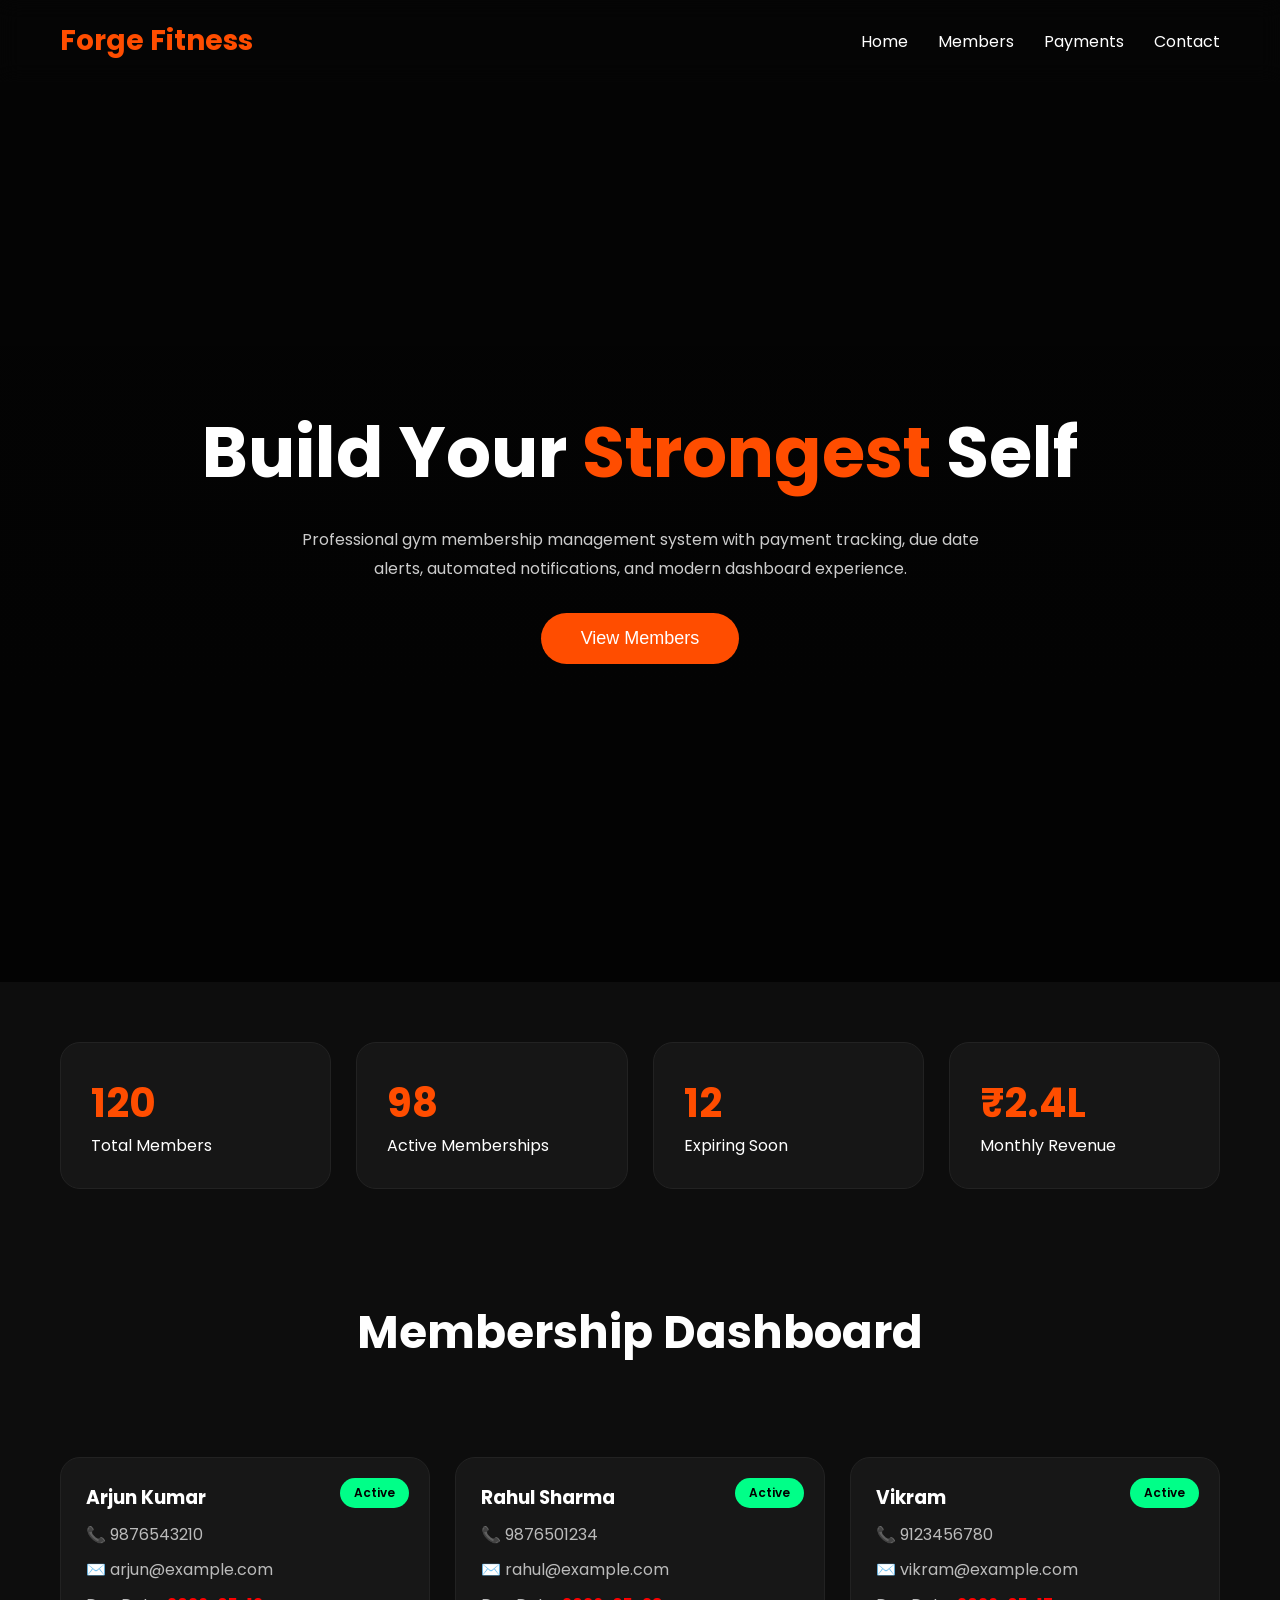
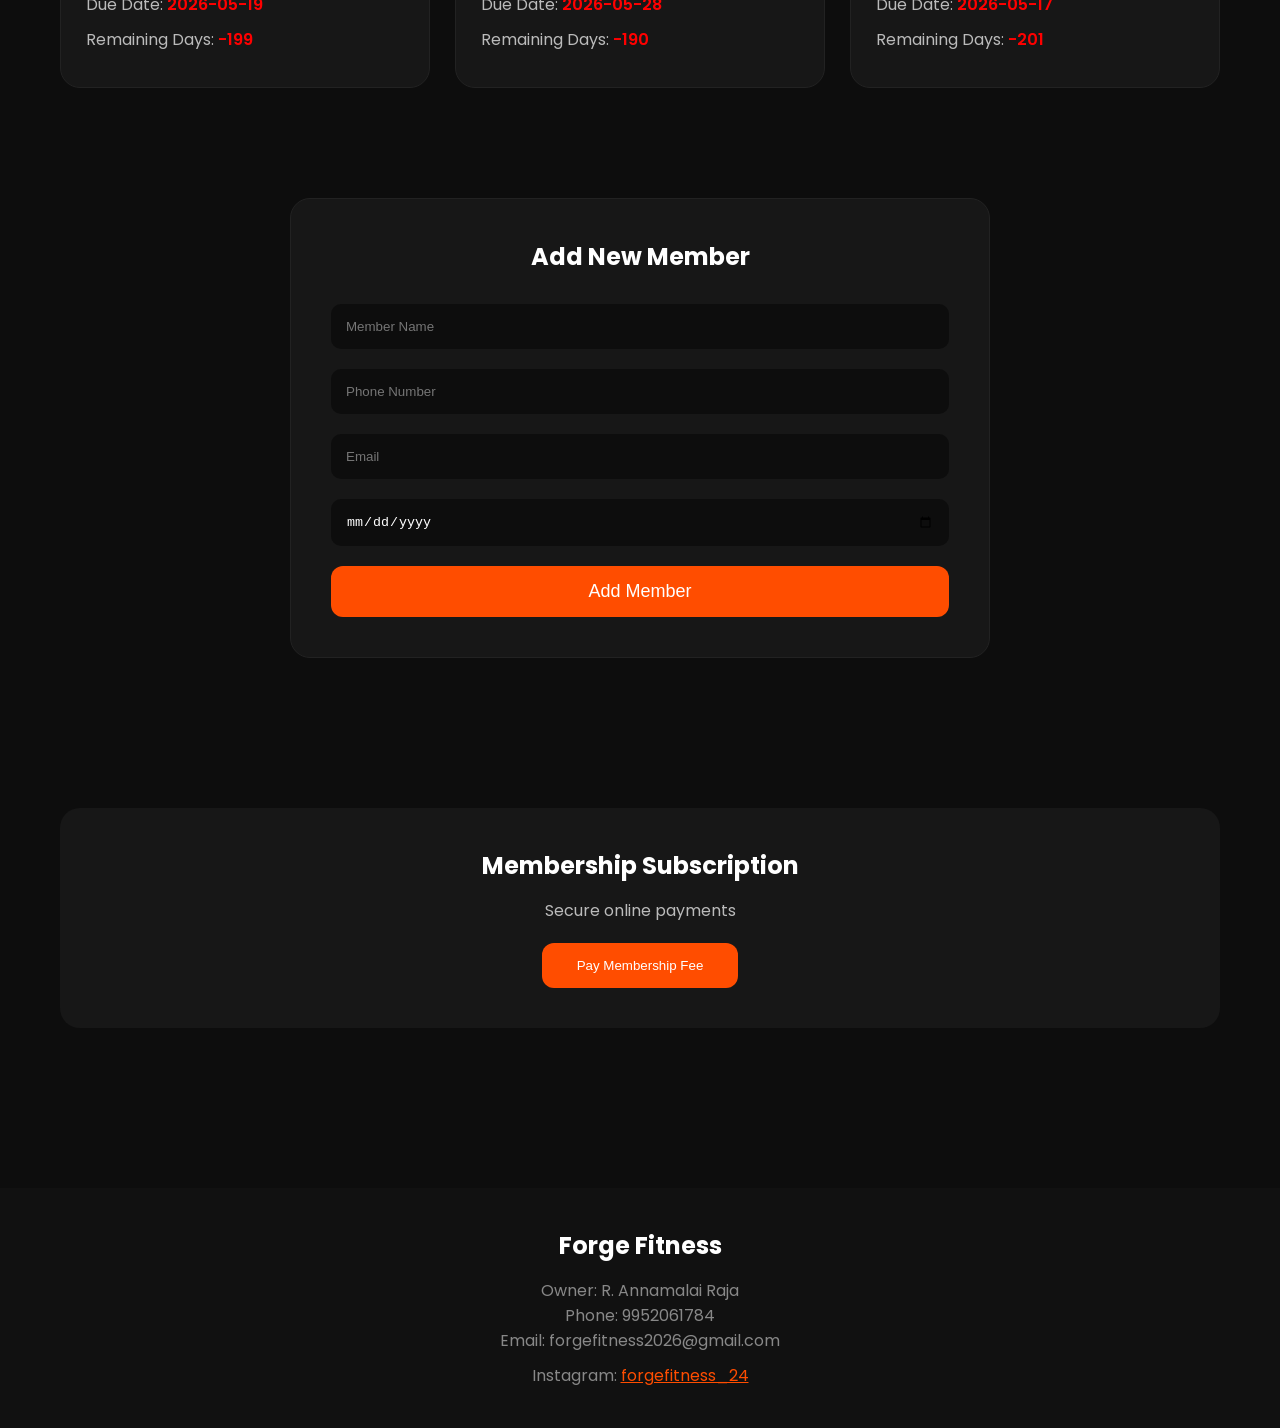
<file: frontend/1.html>
<!DOCTYPE html>
<html lang="en">
<head>
<meta charset="UTF-8" />
<meta name="viewport" content="width=device-width, initial-scale=1.0"/>

<title>Forge Fitness Gym Management</title>

<link href="https://fonts.googleapis.com/css2?family=Poppins:wght@300;400;500;600;700&display=swap" rel="stylesheet">

<style>

*{
    margin:0;
    padding:0;
    box-sizing:border-box;
}

body{
    font-family:'Poppins',sans-serif;
    background:#0d0d0d;
    color:white;
    overflow-x:hidden;
}

/* NAVBAR */

nav{
    width:100%;
    padding:20px 60px;
    display:flex;
    justify-content:space-between;
    align-items:center;
    position:sticky;
    top:0;
    z-index:1000;
    background:rgba(0,0,0,.6);
    backdrop-filter:blur(10px);
}

.logo{
    font-size:28px;
    font-weight:700;
    color:#ff4d00;
}

.nav-links{
    display:flex;
    gap:30px;
}

.nav-links a{
    text-decoration:none;
    color:white;
    transition:.3s;
}

.nav-links a:hover{
    color:#ff4d00;
}

/* HERO */

.hero{
    min-height:100vh;
    display:flex;
    justify-content:center;
    align-items:center;
    flex-direction:column;
    text-align:center;
    padding:40px;
    background:
    linear-gradient(rgba(0,0,0,.7),rgba(0,0,0,.8)),
    url('https://images.unsplash.com/photo-1517836357463-d25dfeac3438?q=80&w=1600&auto=format&fit=crop');
    background-size:cover;
    background-position:center;
}

.hero h1{
    font-size:70px;
    font-weight:700;
    margin-bottom:20px;
}

.hero span{
    color:#ff4d00;
}

.hero p{
    max-width:700px;
    line-height:1.8;
    color:#ccc;
    margin-bottom:30px;
}

.hero button{
    padding:15px 40px;
    border:none;
    border-radius:40px;
    background:#ff4d00;
    color:white;
    font-size:18px;
    cursor:pointer;
    transition:.3s;
}

.hero button:hover{
    transform:scale(1.05);
}

/* STATS */

.stats{
    display:grid;
    grid-template-columns:repeat(auto-fit,minmax(220px,1fr));
    gap:25px;
    padding:60px;
}

.stat-card{
    background:#161616;
    border-radius:20px;
    padding:30px;
    transition:.3s;
    border:1px solid #222;
}

.stat-card:hover{
    transform:translateY(-8px);
    border-color:#ff4d00;
}

.stat-card h2{
    font-size:40px;
    color:#ff4d00;
}

/* MEMBERS */

.section-title{
    text-align:center;
    font-size:45px;
    margin:50px 0;
}

.members{
    display:grid;
    grid-template-columns:repeat(auto-fit,minmax(300px,1fr));
    gap:25px;
    padding:40px 60px;
}

.member-card{
    background:#171717;
    padding:25px;
    border-radius:20px;
    transition:.3s;
    border:1px solid #222;
    position:relative;
}

.member-card:hover{
    transform:translateY(-5px);
}

.member-card h3{
    margin-bottom:10px;
}

.member-card p{
    margin:10px 0;
    color:#bbb;
}

.due-red{
    color:red;
    font-weight:600;
}

.due-green{
    color:#00ff88;
    font-weight:600;
}

.due-orange{
    color:orange;
    font-weight:600;
}

.status{
    position:absolute;
    top:20px;
    right:20px;
    background:#00ff88;
    color:black;
    padding:6px 14px;
    border-radius:30px;
    font-size:12px;
    font-weight:600;
}

/* FORM */

.form-section{
    padding:70px 20px;
}

.form-container{
    max-width:700px;
    margin:auto;
    background:#171717;
    padding:40px;
    border-radius:20px;
    border:1px solid #222;
}

.form-container h2{
    margin-bottom:30px;
    text-align:center;
}

.form-group{
    margin-bottom:20px;
}

.form-group input{
    width:100%;
    padding:15px;
    border:none;
    outline:none;
    border-radius:10px;
    background:#0d0d0d;
    color:white;
}

.form-container button{
    width:100%;
    padding:15px;
    border:none;
    border-radius:12px;
    background:#ff4d00;
    color:white;
    font-size:18px;
    cursor:pointer;
}

/* PAYMENT */

.payment-section{
    padding:80px 60px;
}

.payment-card{
    background:#171717;
    padding:40px;
    border-radius:20px;
    text-align:center;
}

.payment-card button{
    margin-top:20px;
    padding:15px 35px;
    border:none;
    border-radius:12px;
    background:#ff4d00;
    color:white;
    cursor:pointer;
}

/* FOOTER */

footer{
    padding:40px;
    text-align:center;
    background:#111;
    margin-top:80px;
}

footer p{
    color:#888;
}

/* RESPONSIVE */

@media(max-width:768px){

    nav{
        padding:20px;
    }

    .hero h1{
        font-size:45px;
    }

    .members{
        padding:20px;
    }

    .stats{
        padding:20px;
    }

}

</style>
</head>
<body>

<!-- NAVBAR -->

<nav>

<div class="logo">
Forge Fitness
</div>

<div class="nav-links">
<a href="#">Home</a>
<a href="#">Members</a>
<a href="#">Payments</a>
<a href="#">Contact</a>
</div>

</nav>

<!-- HERO -->

<section class="hero">

<h1>
Build Your <span>Strongest</span> Self
</h1>

<p>
Professional gym membership management system with payment tracking,
due date alerts, automated notifications, and modern dashboard experience.
</p>

<button onclick="scrollToMembers()">
View Members
</button>

</section>

<!-- STATS -->

<section class="stats">

<div class="stat-card">
<h2 id="totalMembers">120</h2>
<p>Total Members</p>
</div>

<div class="stat-card">
<h2>98</h2>
<p>Active Memberships</p>
</div>

<div class="stat-card">
<h2>12</h2>
<p>Expiring Soon</p>
</div>

<div class="stat-card">
<h2>₹2.4L</h2>
<p>Monthly Revenue</p>
</div>

</section>

<!-- MEMBERS -->

<h1 class="section-title">
Membership Dashboard
</h1>

<section class="members" id="membersContainer">

</section>

<!-- ADD MEMBER -->

<section class="form-section">

<div class="form-container">

<h2>Add New Member</h2>

<div class="form-group">
<input type="text" id="name" placeholder="Member Name">
</div>

<div class="form-group">
<input type="text" id="phone" placeholder="Phone Number">
</div>

<div class="form-group">
<input type="email" id="email" placeholder="Email">
</div>

<div class="form-group">
<input type="date" id="dueDate">
</div>

<button onclick="addMember()">
Add Member
</button>

</div>

</section>

<!-- PAYMENT -->

<section class="payment-section">

<div class="payment-card">

<h1>Membership Subscription</h1>

<p style="margin-top:15px;color:#bbb;">
Secure online payments
</p>

<button id="payBtn">
Pay Membership Fee
</button>

</div>

</section>

<!-- FOOTER -->

<footer>

<h2>Forge Fitness</h2>

<p style="margin-top:15px;">
Owner: R. Annamalai Raja
</p>

<p>
Phone: 9952061784
</p>

<p>
Email: forgefitness2026@gmail.com
</p>

<p style="margin-top:10px;">
Instagram:
<a
href="https://www.instagram.com/forgefitness_24?igsh=a25uY3dkcGpleGky"
style="color:#ff4d00;"
target="_blank">
forgefitness_24
</a>
</p>

</footer>

<!-- RAZORPAY -->

<script src="https://checkout.razorpay.com/v1/checkout.js"></script>

<script>

/* MEMBERS DATA */

let members = [

{
    name:"Arjun Kumar",
    phone:"9876543210",
    email:"arjun@example.com",
    dueDate:"2026-05-19"
},

{
    name:"Rahul Sharma",
    phone:"9876501234",
    email:"rahul@example.com",
    dueDate:"2026-05-28"
},

{
    name:"Vikram",
    phone:"9123456780",
    email:"vikram@example.com",
    dueDate:"2026-05-17"
}

];

/* RENDER MEMBERS */

function renderMembers(){

    const container =
    document.getElementById("membersContainer");

    container.innerHTML = "";

    members.forEach(member=>{

        const today =
        new Date();

        const due =
        new Date(member.dueDate);

        const diff =
        Math.ceil(
        (due - today)
        /
        (1000*60*60*24)
        );

        let colorClass = "due-green";

        if(diff <= 2){
            colorClass = "due-red";
        }
        else if(diff <= 7){
            colorClass = "due-orange";
        }

        const card =
        `
        <div class="member-card">

            <div class="status">
            Active
            </div>

            <h3>${member.name}</h3>

            <p>
            📞 ${member.phone}
            </p>

            <p>
            ✉️ ${member.email}
            </p>

            <p>
            Due Date:
            <span class="${colorClass}">
            ${member.dueDate}
            </span>
            </p>

            <p>
            Remaining Days:
            <span class="${colorClass}">
            ${diff}
            </span>
            </p>

        </div>
        `;

        container.innerHTML += card;

    });

}

renderMembers();

/* ADD MEMBER */

function addMember(){

    const name =
    document.getElementById("name").value;

    const phone =
    document.getElementById("phone").value;

    const email =
    document.getElementById("email").value;

    const dueDate =
    document.getElementById("dueDate").value;

    if(
        !name ||
        !phone ||
        !email ||
        !dueDate
    ){
        alert("Fill all fields");
        return;
    }

    members.push({
        name,
        phone,
        email,
        dueDate
    });

    renderMembers();

    document.getElementById("name").value="";
    document.getElementById("phone").value="";
    document.getElementById("email").value="";
    document.getElementById("dueDate").value="";

    document.getElementById("totalMembers").innerText =
    members.length;

    alert("Member Added Successfully");

}

/* SCROLL */

function scrollToMembers(){

    document
    .getElementById("membersContainer")
    .scrollIntoView({
        behavior:"smooth"
    });

}

/* RAZORPAY */

document
.getElementById("payBtn")
.onclick = function(e){

    const options = {

        key:"rzp_test_xxxxxxxxx",

        amount:99900,

        currency:"INR",

        name:"Forge Fitness",

        description:"Gym Membership",

        image:"https://cdn-icons-png.flaticon.com/512/1048/1048953.png",

        handler:function(response){

            alert(
                "Payment Successful\n\nPayment ID:\n"
                +
                response.razorpay_payment_id
            );

        },

        prefill:{

            name:"Forge Fitness Member",

            email:"member@example.com",

            contact:"9999999999"

        },

        theme:{
            color:"#ff4d00"
        }

    };

    const rzp1 =
    new Razorpay(options);

    rzp1.open();

    e.preventDefault();

};

/* AUTO NOTIFICATION DEMO */

function checkDueNotifications(){

    const today =
    new Date();

    members.forEach(member=>{

        const due =
        new Date(member.dueDate);

        const diff =
        Math.ceil(
        (due - today)
        /
        (1000*60*60*24)
        );

        if(diff === 2){

            console.log(
                `Notification sent to ${member.name}`
            );

        }

    });

}

checkDueNotifications();

</script>

</body>
</html>
</file>
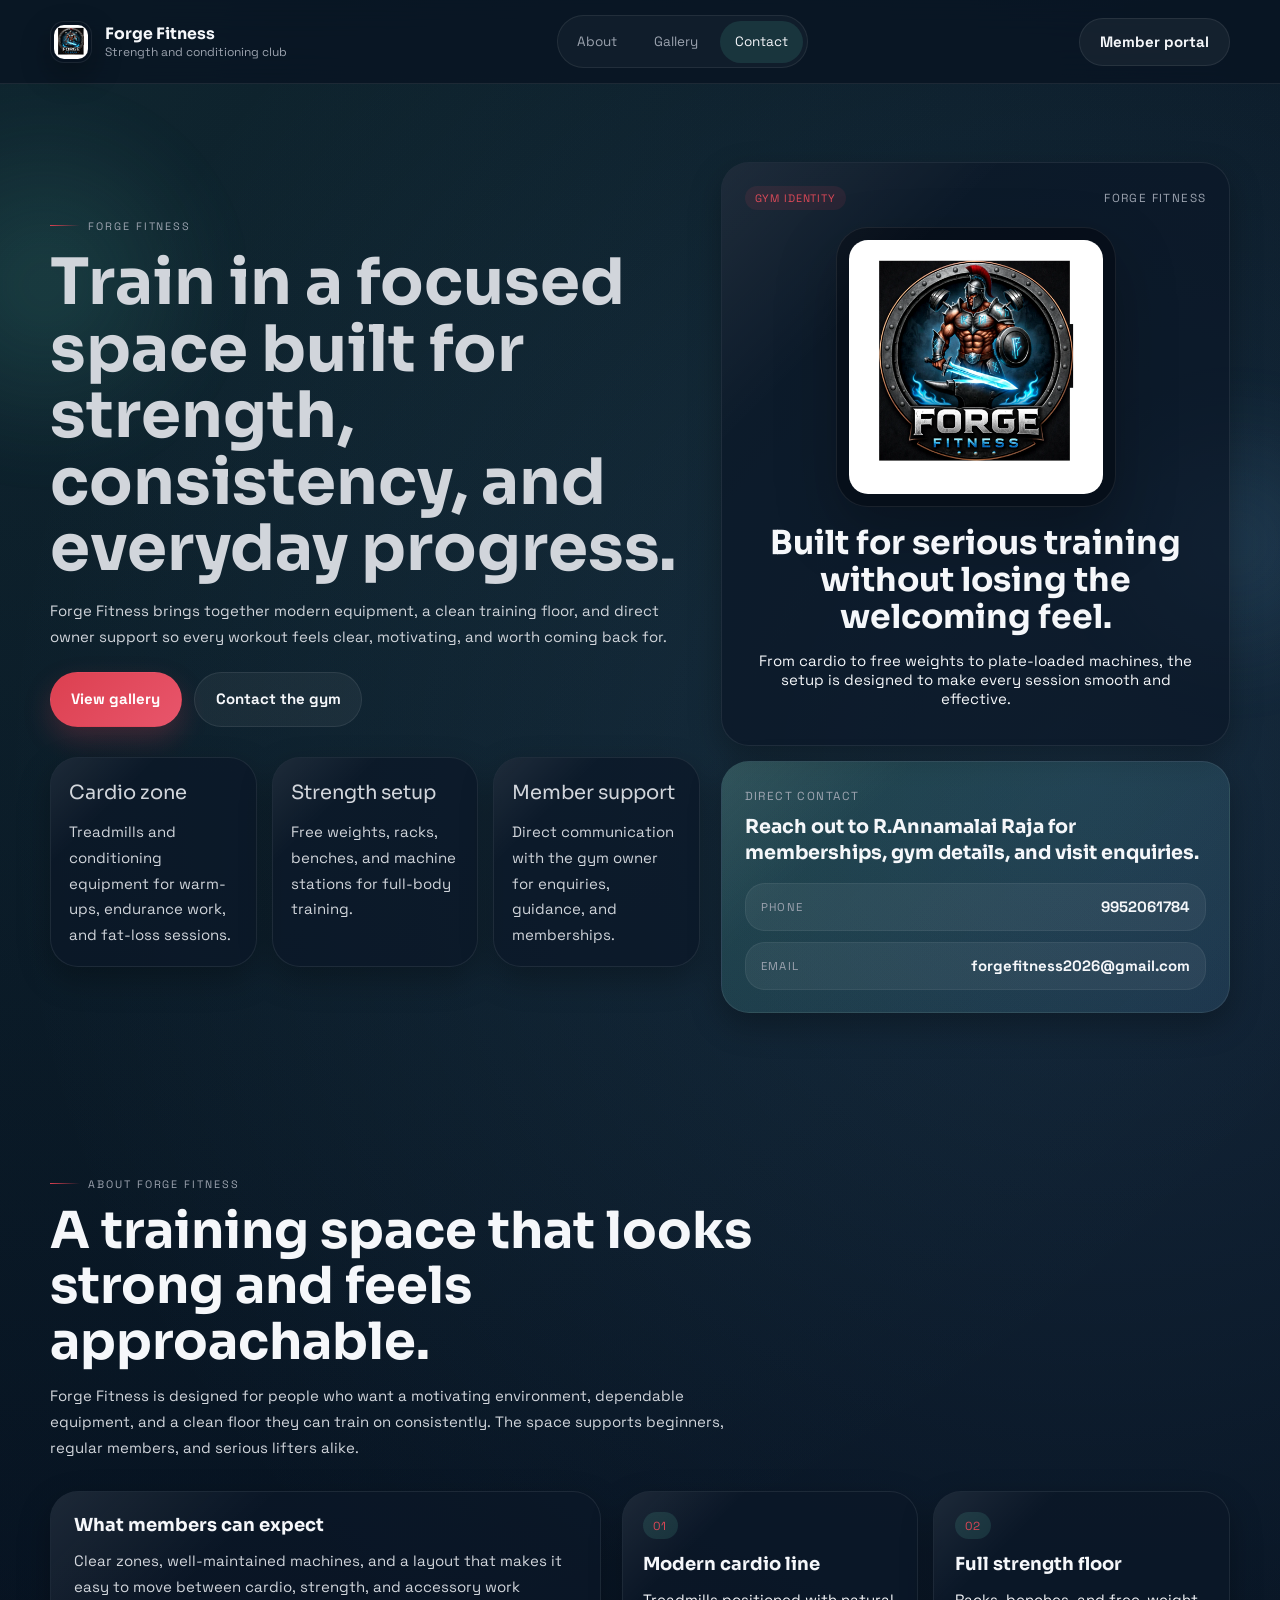
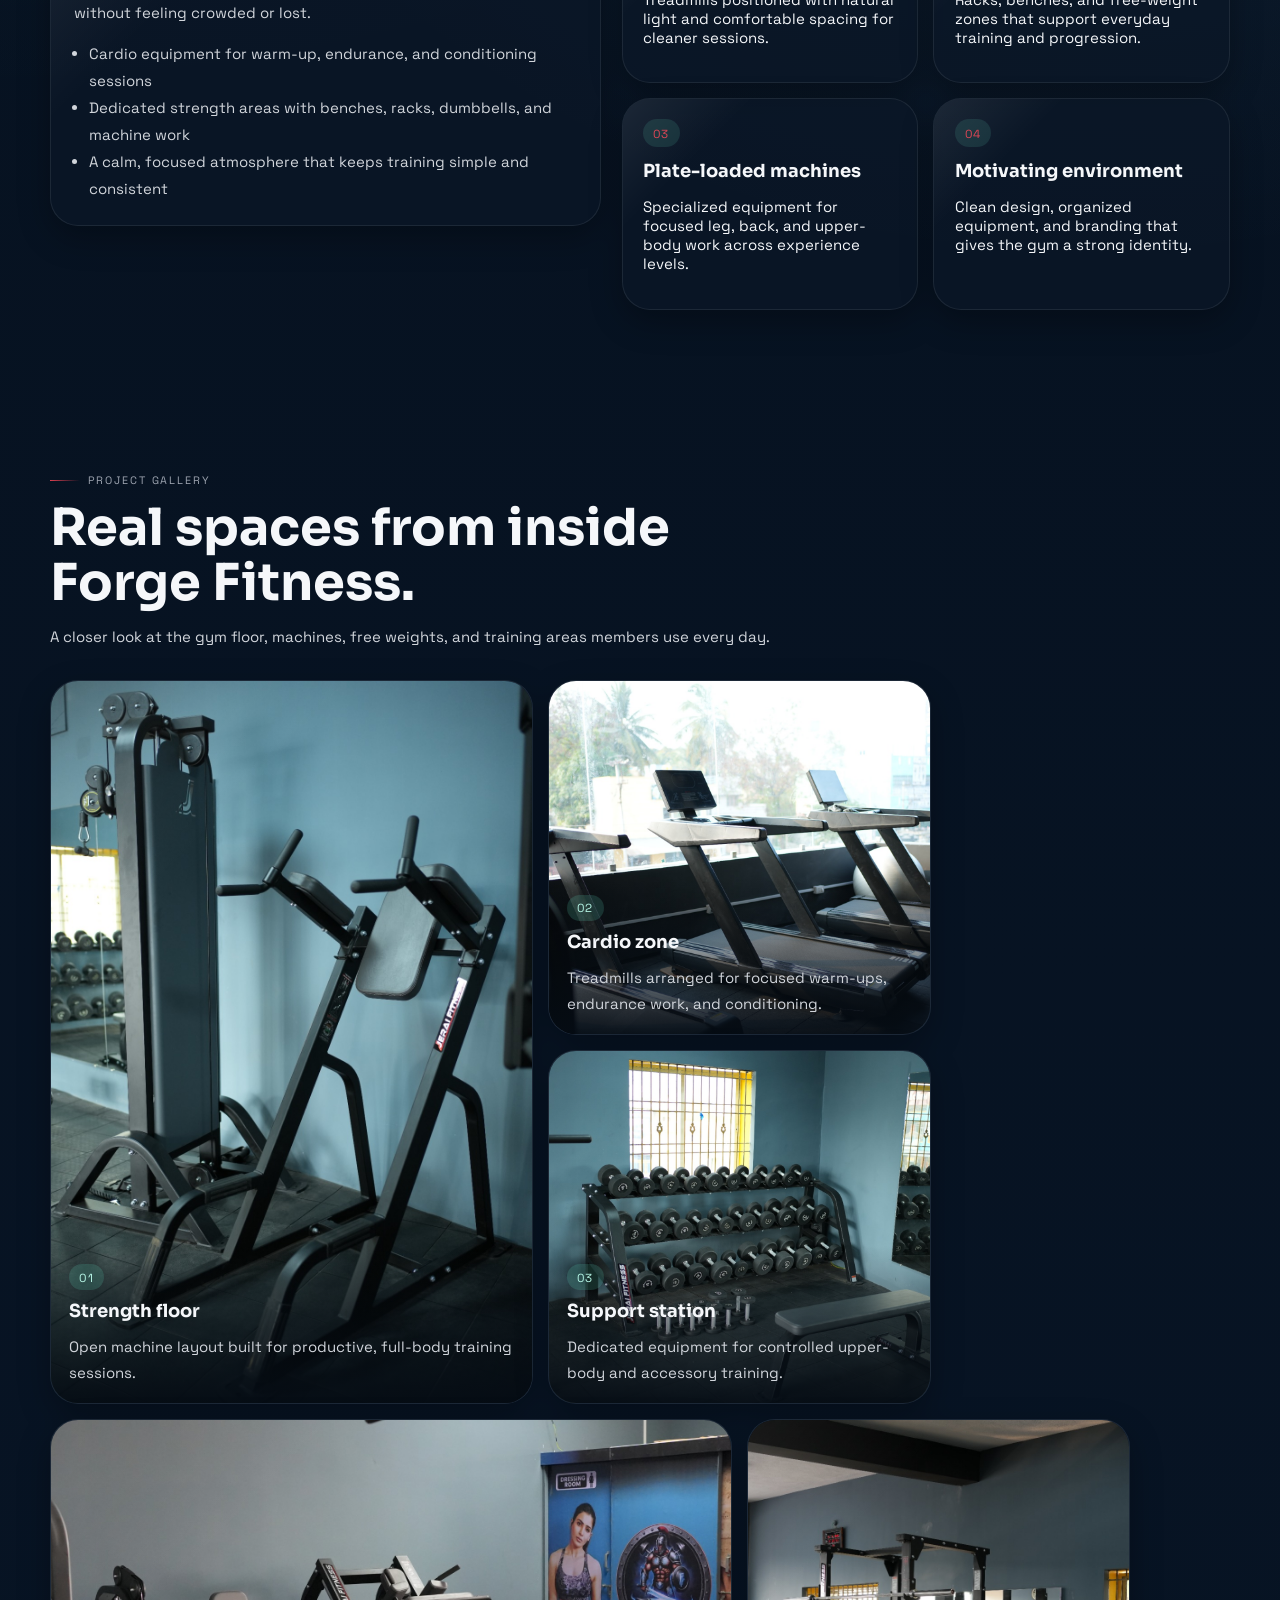
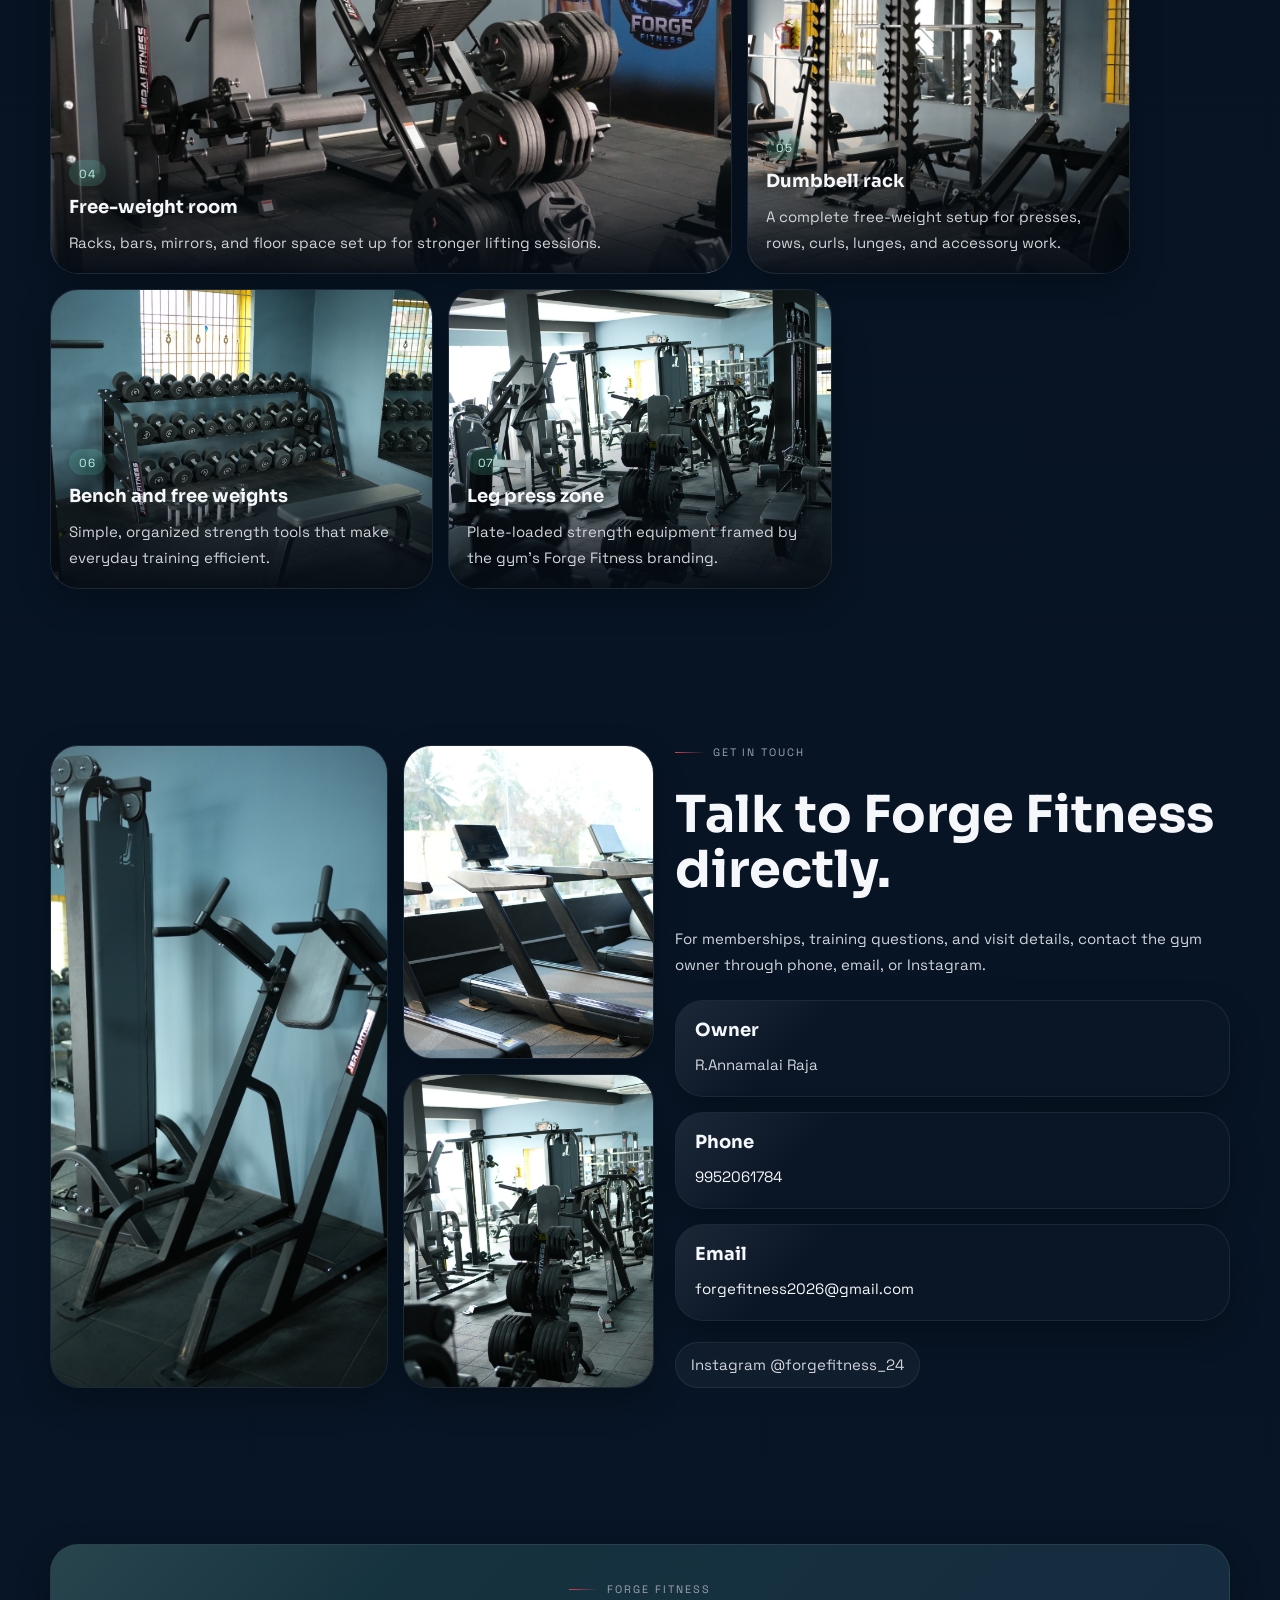
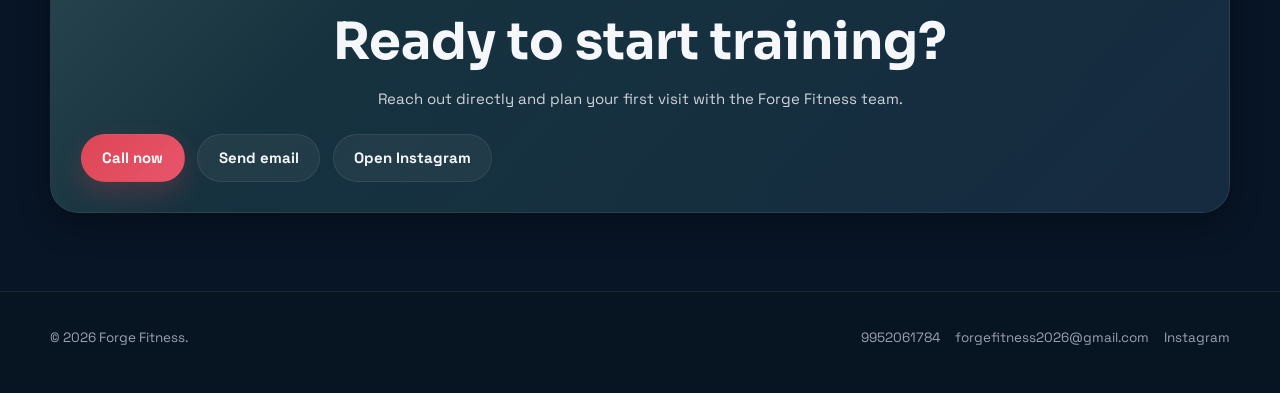
<file: frontend/about.html>
<!DOCTYPE html>
<html lang="en">

<head>
  <meta charset="UTF-8" />
  <meta name="viewport" content="width=device-width, initial-scale=1.0" />
  <title>About Forge Fitness</title>
  <link rel="preconnect" href="https://fonts.googleapis.com" />
  <link rel="preconnect" href="https://fonts.gstatic.com" crossorigin />
  <link
    href="https://fonts.googleapis.com/css2?family=JetBrains+Mono:wght@400;500;600&family=Sora:wght@500;600;700;800&family=Space+Grotesk:wght@400;500;700&display=swap"
    rel="stylesheet" />
  <link rel="stylesheet" href="style.css" />
  <link rel="stylesheet" href="about.css" />
</head>

<body class="about-portal">
  <div class="about-bg" aria-hidden="true">
    <div class="about-orb about-orb-left"></div>
    <div class="about-orb about-orb-right"></div>
  </div>

  <header class="about-header">
    <div class="about-header-content">
      <a href="user.html" class="about-logo">
        <img src="assets/brand/forge-fitness-logo.webp" alt="Forge Fitness logo" class="brand-mark small" />
        <span>
          <strong>Forge Fitness</strong>
          <small>Strength and conditioning club</small>
        </span>
      </a>

      <nav class="about-nav">
        <a href="#about" class="about-nav-link active">About</a>
        <a href="#gallery" class="about-nav-link">Gallery</a>
        <a href="#contact" class="about-nav-link">Contact</a>
      </nav>

      <a href="user.html" class="btn-secondary about-header-btn">Member portal</a>
    </div>
  </header>

  <main class="about-main">
    <section class="hero-section">
      <div class="section-container hero-grid">
        <div class="hero-copy" data-reveal>
          <span class="section-kicker">Forge Fitness</span>
          <h1>Train in a focused space built for strength, consistency, and everyday progress.</h1>
          <p>
            Forge Fitness brings together modern equipment, a clean training floor, and direct owner support so every
            workout feels clear, motivating, and worth coming back for.
          </p>

          <div class="hero-actions">
            <button type="button" class="btn-primary"
              onclick="document.getElementById('gallery').scrollIntoView({ behavior: 'smooth' })">
              View gallery
            </button>
            <button type="button" class="btn-secondary"
              onclick="document.getElementById('contact').scrollIntoView({ behavior: 'smooth' })">
              Contact the gym
            </button>
          </div>

          <div class="hero-stats">
            <article class="hero-stat">
              <span>Cardio zone</span>
              <p>Treadmills and conditioning equipment for warm-ups, endurance work, and fat-loss sessions.</p>
            </article>
            <article class="hero-stat">
              <span>Strength setup</span>
              <p>Free weights, racks, benches, and machine stations for full-body training.</p>
            </article>
            <article class="hero-stat">
              <span>Member support</span>
              <p>Direct communication with the gym owner for enquiries, guidance, and memberships.</p>
            </article>
          </div>
        </div>

        <div class="hero-visual" data-reveal>
          <div class="hero-card hero-brand-card">
            <div class="hero-card-top">
              <span class="panel-pill">Gym identity</span>
              <span class="hero-card-copy">Forge Fitness</span>
            </div>
            <img src="assets/brand/forge-fitness-logo.webp" alt="Forge Fitness emblem" class="hero-logo-image" />
            <h2>Built for serious training without losing the welcoming feel.</h2>
            <p>
              From cardio to free weights to plate-loaded machines, the setup is designed to make every session smooth
              and effective.
            </p>
          </div>

          <div class="hero-card hero-card-accent">
            <span class="hero-mini-label">Direct contact</span>
            <strong>Reach out to R.Annamalai Raja for memberships, gym details, and visit enquiries.</strong>
            <div class="hero-contact-list">
              <div class="hero-contact-item">
                <span>Phone</span>
                <a href="tel:+919952061784">9952061784</a>
              </div>
              <div class="hero-contact-item">
                <span>Email</span>
                <a href="mailto:forgefitness2026@gmail.com">forgefitness2026@gmail.com</a>
              </div>
            </div>
          </div>
        </div>
      </div>
    </section>

    <section id="about" class="about-section">
      <div class="section-container">
        <div class="section-heading" data-reveal>
          <span class="section-kicker">About Forge Fitness</span>
          <h2 class="section-title">A training space that looks strong and feels approachable.</h2>
          <p>
            Forge Fitness is designed for people who want a motivating environment, dependable equipment, and a clean
            floor they can train on consistently. The space supports beginners, regular members, and serious lifters
            alike.
          </p>
        </div>

        <div class="about-content">
          <article class="story-card" data-reveal>
            <h3>What members can expect</h3>
            <p>
              Clear zones, well-maintained machines, and a layout that makes it easy to move between cardio, strength,
              and accessory work without feeling crowded or lost.
            </p>
            <ul class="story-list">
              <li>Cardio equipment for warm-up, endurance, and conditioning sessions</li>
              <li>Dedicated strength areas with benches, racks, dumbbells, and machine work</li>
              <li>A calm, focused atmosphere that keeps training simple and consistent</li>
            </ul>
          </article>

          <div class="feature-grid">
            <article class="feature-card" data-reveal>
              <span class="feature-pill">01</span>
              <h3>Modern cardio line</h3>
              <p>Treadmills positioned with natural light and comfortable spacing for cleaner sessions.</p>
            </article>
            <article class="feature-card" data-reveal>
              <span class="feature-pill">02</span>
              <h3>Full strength floor</h3>
              <p>Racks, benches, and free-weight zones that support everyday training and progression.</p>
            </article>
            <article class="feature-card" data-reveal>
              <span class="feature-pill">03</span>
              <h3>Plate-loaded machines</h3>
              <p>Specialized equipment for focused leg, back, and upper-body work across experience levels.</p>
            </article>
            <article class="feature-card" data-reveal>
              <span class="feature-pill">04</span>
              <h3>Motivating environment</h3>
              <p>Clean design, organized equipment, and branding that gives the gym a strong identity.</p>
            </article>
          </div>
        </div>
      </div>
    </section>

    <section id="gallery" class="gallery-section">
      <div class="section-container">
        <div class="section-heading" data-reveal>
          <span class="section-kicker">Project gallery</span>
          <h2 class="section-title">Real spaces from inside Forge Fitness.</h2>
          <p>
            A closer look at the gym floor, machines, free weights, and training areas members use every day.
          </p>
        </div>

        <div class="gallery-grid">
          <article class="gallery-photo-card tall" data-reveal>
            <img src="assets/gallery/strength-floor.jpg" alt="Forge Fitness strength floor" loading="lazy" />
            <div class="gallery-caption">
              <span class="gallery-index">01</span>
              <h3>Strength floor</h3>
              <p>Open machine layout built for productive, full-body training sessions.</p>
            </div>
          </article>

          <article class="gallery-photo-card" data-reveal>
            <img src="assets/gallery/cardio-zone.jpg" alt="Cardio treadmills at Forge Fitness" loading="lazy" />
            <div class="gallery-caption">
              <span class="gallery-index">02</span>
              <h3>Cardio zone</h3>
              <p>Treadmills arranged for focused warm-ups, endurance work, and conditioning.</p>
            </div>
          </article>

          <article class="gallery-photo-card" data-reveal>
            <img src="assets/gallery/pulldown-station.jpg" alt="Pulldown and support station at Forge Fitness"
              loading="lazy" />
            <div class="gallery-caption">
              <span class="gallery-index">03</span>
              <h3>Support station</h3>
              <p>Dedicated equipment for controlled upper-body and accessory training.</p>
            </div>
          </article>

          <article class="gallery-photo-card wide" data-reveal>
            <img src="assets/gallery/squat-zone.jpg" alt="Squat and free-weight zone at Forge Fitness"
              loading="lazy" />
            <div class="gallery-caption">
              <span class="gallery-index">04</span>
              <h3>Free-weight room</h3>
              <p>Racks, bars, mirrors, and floor space set up for stronger lifting sessions.</p>
            </div>
          </article>

          <article class="gallery-photo-card" data-reveal>
            <img src="assets/gallery/dumbbell-rack.jpg" alt="Dumbbell rack at Forge Fitness" loading="lazy" />
            <div class="gallery-caption">
              <span class="gallery-index">05</span>
              <h3>Dumbbell rack</h3>
              <p>A complete free-weight setup for presses, rows, curls, lunges, and accessory work.</p>
            </div>
          </article>

          <article class="gallery-photo-card" data-reveal>
            <img src="assets/gallery/free-weight-room.jpg" alt="Another dumbbell and bench view at Forge Fitness"
              loading="lazy" />
            <div class="gallery-caption">
              <span class="gallery-index">06</span>
              <h3>Bench and free weights</h3>
              <p>Simple, organized strength tools that make everyday training efficient.</p>
            </div>
          </article>

          <article class="gallery-photo-card" data-reveal>
            <img src="assets/gallery/leg-press-zone.jpg" alt="Leg press and branded wall inside Forge Fitness"
              loading="lazy" />
            <div class="gallery-caption">
              <span class="gallery-index">07</span>
              <h3>Leg press zone</h3>
              <p>Plate-loaded strength equipment framed by the gym's Forge Fitness branding.</p>
            </div>
          </article>
        </div>
      </div>
    </section>

    <section id="contact" class="contact-section">
      <div class="section-container contact-grid">
        <div class="contact-media" data-reveal>
          <article class="contact-photo large">
            <img src="assets/gallery/strength-floor.jpg" alt="Main training area at Forge Fitness" loading="lazy" />
          </article>
          <div class="contact-photo-stack">
            <article class="contact-photo">
              <img src="assets/gallery/cardio-zone.jpg" alt="Cardio equipment at Forge Fitness" loading="lazy" />
            </article>
            <article class="contact-photo">
              <img src="assets/gallery/leg-press-zone.jpg" alt="Leg press area at Forge Fitness" loading="lazy" />
            </article>
          </div>
        </div>

        <div class="contact-panel" data-reveal>
          <span class="section-kicker">Get in touch</span>
          <h2 class="section-title left">Talk to Forge Fitness directly.</h2>
          <p>
            For memberships, training questions, and visit details, contact the gym owner through phone, email, or
            Instagram.
          </p>

          <div class="contact-stack">
            <article class="contact-card">
              <h3>Owner</h3>
              <p>R.Annamalai Raja</p>
            </article>
            <article class="contact-card">
              <h3>Phone</h3>
              <p><a href="tel:+919952061784">9952061784</a></p>
            </article>
            <article class="contact-card">
              <h3>Email</h3>
              <p><a href="mailto:forgefitness2026@gmail.com">forgefitness2026@gmail.com</a></p>
            </article>
          </div>

          <div class="social-links">
            <a href="https://www.instagram.com/forgefitness_24?igsh=a25uY3dkcGpleGky" target="_blank"
              rel="noreferrer" class="social-link">Instagram @forgefitness_24</a>
          </div>
        </div>
      </div>
    </section>

    <section class="cta-section">
      <div class="section-container cta-wrap" data-reveal>
        <span class="section-kicker">Forge Fitness</span>
        <h2>Ready to start training?</h2>
        <p>Reach out directly and plan your first visit with the Forge Fitness team.</p>
        <div class="hero-actions">
          <a href="tel:+919952061784" class="btn-primary">Call now</a>
          <a href="mailto:forgefitness2026@gmail.com" class="btn-secondary">Send email</a>
          <a href="https://www.instagram.com/forgefitness_24?igsh=a25uY3dkcGpleGky" target="_blank"
            rel="noreferrer" class="btn-secondary">Open Instagram</a>
        </div>
      </div>
    </section>
  </main>

  <footer class="about-footer">
    <div class="footer-content">
      <p>&copy; 2026 Forge Fitness.</p>
      <p>
        <a href="tel:+919952061784">9952061784</a>
        <a href="mailto:forgefitness2026@gmail.com">forgefitness2026@gmail.com</a>
        <a href="https://www.instagram.com/forgefitness_24?igsh=a25uY3dkcGpleGky" target="_blank"
          rel="noreferrer">Instagram</a>
      </p>
    </div>
  </footer>

  <script src="about.js"></script>
</body>

</html>
</file>
<file: frontend/style.css>
:root {
  --bg: #0F1419;
  --bg-soft: #17202B;
  --surface: rgba(18, 24, 35, 0.88);
  --surface-strong: #1C2635;
  --surface-soft: rgba(255, 255, 255, 0.03);
  --surface-elevated: rgba(22, 31, 45, 0.95);
  --border: rgba(220, 64, 80, 0.12);
  --border-strong: rgba(220, 64, 80, 0.24);
  --accent: #DC4050;
  --accent-strong: #B8333F;
  --accent-warm: #D4A574;
  --accent-danger: #E74C3C;
  --accent-info: #3498DB;
  --accent-success: #27AE60;
  --text: #F5F7FA;
  --text2: #D1D5DB;
  --text3: #9CA3AF;
  --text4: #6B7280;
  --shadow-xl: 0 40px 100px rgba(0, 0, 0, 0.48);
  --shadow-lg: 0 20px 60px rgba(0, 0, 0, 0.36);
  --shadow-md: 0 12px 32px rgba(0, 0, 0, 0.28);
  --radius-lg: 24px;
  --radius-md: 18px;
  --radius-sm: 12px;
  --sidebar-w: 280px;
  --header-h: 80px;
  --font-heading: 'Sora', sans-serif;
  --font-body: 'Space Grotesk', sans-serif;
  --font-mono: 'JetBrains Mono', monospace;
}

*,
*::before,
*::after {
  box-sizing: border-box;
}

html {
  font-size: 15px;
  scroll-behavior: smooth;
}

body {
  margin: 0;
  min-height: 100vh;
  font-family: var(--font-body);
  color: var(--text);
  background:
    radial-gradient(circle at top left, rgba(220, 64, 80, 0.08), transparent 35%),
    radial-gradient(circle at bottom right, rgba(52, 152, 219, 0.06), transparent 40%),
    linear-gradient(180deg, #0F1419 0%, #12171F 50%, #0D1116 100%);
  overflow-x: hidden;
}

body::before {
  content: '';
  position: fixed;
  inset: 0;
  background-image: linear-gradient(rgba(255, 255, 255, 0.03) 1px, transparent 1px),
    linear-gradient(90deg, rgba(255, 255, 255, 0.03) 1px, transparent 1px);
  background-size: 90px 90px;
  mask-image: radial-gradient(circle at center, rgba(0, 0, 0, 0.8), transparent 85%);
  pointer-events: none;
  opacity: 0.24;
}

a,
button,
input,
select,
textarea {
  font: inherit;
}

a {
  color: inherit;
}

button {
  cursor: pointer;
}

img {
  max-width: 100%;
  display: block;
}

.hidden {
  display: none !important;
}

.glass-card,
.card,
.login-card,
.metric-card,
.showcase-panel,
.view-intro,
.toolbar-card,
.stat-card,
.sidebar-panel,
.u-card {
  backdrop-filter: blur(20px);
}

.section-kicker,
.page-eyebrow,
.modal-eyebrow,
.login-overline,
.metric-label,
.hero-label,
.stat-label,
.live-label,
.card-caption,
.sidebar-caption {
  display: inline-flex;
  align-items: center;
  gap: 8px;
  font-size: 0.72rem;
  letter-spacing: 0.18em;
  text-transform: uppercase;
  color: var(--text3);
}

.section-kicker::before,
.page-eyebrow::before,
.modal-eyebrow::before,
.login-overline::before {
  content: '';
  width: 30px;
  height: 1px;
  background: linear-gradient(90deg, var(--accent), transparent);
}

.logo-badge {
  width: 54px;
  height: 54px;
  border-radius: 16px;
  display: inline-flex;
  align-items: center;
  justify-content: center;
  font-family: var(--font-heading);
  font-weight: 700;
  letter-spacing: 0.08em;
  color: #FFF;
  background: linear-gradient(135deg, var(--accent), #E8556B);
  box-shadow: 0 12px 30px rgba(220, 64, 80, 0.28);
}

.logo-badge.small {
  width: 42px;
  height: 42px;
  border-radius: 14px;
  font-size: 0.86rem;
}

.brand-mark {
  width: 54px;
  height: 54px;
  flex-shrink: 0;
  display: block;
  padding: 4px;
  border-radius: 16px;
  object-fit: contain;
  background: rgba(8, 20, 34, 0.82);
  border: 1px solid rgba(255, 255, 255, 0.08);
  box-shadow: 0 12px 30px rgba(0, 0, 0, 0.28);
}

.brand-mark.small {
  width: 42px;
  height: 42px;
  padding: 3px;
  border-radius: 14px;
}

input,
select,
textarea {
  width: 100%;
  padding: 0.95rem 1rem;
  border-radius: 16px;
  border: 1px solid rgba(255, 255, 255, 0.08);
  background: rgba(255, 255, 255, 0.04);
  color: var(--text);
  outline: none;
  transition: border-color 0.22s ease, transform 0.22s ease, box-shadow 0.22s ease, background 0.22s ease;
}

textarea {
  min-height: 110px;
  resize: vertical;
}

input::placeholder,
textarea::placeholder {
  color: var(--text4);
}

input:focus,
select:focus,
textarea:focus {
  border-color: rgba(220, 64, 80, 0.6);
  background: rgba(255, 255, 255, 0.05);
  box-shadow: 0 0 0 4px rgba(220, 64, 80, 0.1);
  transform: translateY(-1px);
}

.field-group {
  display: flex;
  flex-direction: column;
  gap: 0.52rem;
}

.field-group label {
  font-size: 0.78rem;
  font-weight: 600;
  color: var(--text2);
}

.btn-primary,
.btn-secondary,
.btn-danger,
.btn-icon,
.btn-logout,
.portal-link,
.status-chip {
  border-radius: 999px;
  transition: transform 0.2s ease, box-shadow 0.2s ease, border-color 0.2s ease, background 0.2s ease, color 0.2s ease;
}

.btn-primary,
.btn-secondary,
.btn-danger {
  display: inline-flex;
  align-items: center;
  justify-content: center;
  gap: 10px;
  padding: 0.9rem 1.35rem;
  border: 1px solid transparent;
  text-decoration: none;
  font-weight: 700;
}

.btn-primary {
  color: #FFF;
  background: linear-gradient(135deg, var(--accent), #E8556B);
  box-shadow: 0 12px 28px rgba(220, 64, 80, 0.24);
}

.btn-primary:hover {
  transform: translateY(-2px);
  box-shadow: 0 16px 36px rgba(220, 64, 80, 0.32);
}

.btn-secondary {
  color: var(--text);
  background: rgba(255, 255, 255, 0.05);
  border-color: rgba(255, 255, 255, 0.08);
}

.btn-secondary:hover {
  transform: translateY(-2px);
  border-color: rgba(255, 255, 255, 0.16);
  background: rgba(255, 255, 255, 0.08);
}

.btn-danger {
  color: #fff;
  background: linear-gradient(135deg, #f87070, #ff9c9c);
  box-shadow: 0 14px 26px rgba(248, 112, 112, 0.2);
}

.btn-danger:hover {
  transform: translateY(-2px);
}

.btn-sm {
  padding: 0.76rem 1rem;
  font-size: 0.92rem;
}

.btn-block {
  width: 100%;
}

.btn-icon {
  padding: 0.55rem 0.88rem;
  border: 1px solid rgba(255, 255, 255, 0.08);
  background: rgba(255, 255, 255, 0.04);
  color: var(--text2);
}

.btn-icon.danger {
  color: var(--accent-danger);
  border-color: rgba(255, 122, 122, 0.24);
  background: rgba(255, 122, 122, 0.08);
}

.btn-icon:hover {
  transform: translateY(-1px);
  border-color: rgba(255, 255, 255, 0.16);
  color: var(--text);
}

.btn-icon.danger:hover {
  color: var(--accent-danger);
  border-color: rgba(255, 122, 122, 0.42);
  background: rgba(255, 122, 122, 0.12);
}

.btn-logout {
  width: 100%;
  padding: 0.9rem 1rem;
  border: 1px solid rgba(255, 255, 255, 0.08);
  background: rgba(255, 255, 255, 0.03);
  color: var(--text2);
}

.btn-logout:hover {
  transform: translateY(-2px);
  color: var(--accent-danger);
  border-color: rgba(255, 122, 122, 0.3);
}

.portal-link {
  padding: 0.82rem 1rem;
  border: 1px solid rgba(255, 255, 255, 0.08);
  background: rgba(255, 255, 255, 0.03);
  color: var(--text2);
  text-align: center;
  text-decoration: none;
}

.portal-link:hover {
  transform: translateY(-1px);
  border-color: rgba(220, 64, 80, 0.24);
  color: var(--text);
}

.error-msg {
  padding: 0.84rem 1rem;
  border-radius: 16px;
  border: 1px solid rgba(255, 122, 122, 0.22);
  background: rgba(255, 122, 122, 0.08);
  color: #ffd4d4;
  font-size: 0.88rem;
}

.text-muted {
  padding: 1rem 1.35rem 1.35rem;
  color: var(--text2);
  line-height: 1.65;
}

.empty-state {
  padding: 2.8rem 1.4rem;
  color: var(--text3);
  text-align: center;
}

.admin-portal .login-screen {
  position: relative;
  min-height: 100vh;
  display: flex;
  align-items: center;
  justify-content: center;
  padding: 2rem;
}

.ambient-shell {
  position: absolute;
  inset: 0;
  overflow: hidden;
  pointer-events: none;
}

.ambient-orb {
  position: absolute;
  border-radius: 999px;
  filter: blur(20px);
  opacity: 0.16;
  animation: floatOrb 14s ease-in-out infinite alternate;
}

.orb-mint {
  width: 32rem;
  height: 32rem;
  top: -9rem;
  left: -8rem;
  background: radial-gradient(circle, rgba(220, 64, 80, 0.24), transparent 68%);
}

.orb-blue {
  width: 28rem;
  height: 28rem;
  right: -7rem;
  bottom: -8rem;
  background: radial-gradient(circle, rgba(52, 152, 219, 0.18), transparent 68%);
  animation-duration: 18s;
}

.ambient-grid {
  position: absolute;
  inset: 0;
  background-image:
    linear-gradient(rgba(255, 255, 255, 0.03) 1px, transparent 1px),
    linear-gradient(90deg, rgba(255, 255, 255, 0.03) 1px, transparent 1px);
  background-size: 60px 60px;
  mask-image: radial-gradient(circle at center, rgba(0, 0, 0, 0.9), transparent 85%);
  opacity: 0.4;
}

.login-layout {
  position: relative;
  z-index: 1;
  width: min(1180px, 100%);
  display: grid;
  grid-template-columns: minmax(0, 1.25fr) minmax(360px, 420px);
  gap: 2rem;
  align-items: center;
}

.login-showcase {
  padding-right: 1rem;
}

.login-showcase h1 {
  margin: 1rem 0 1rem;
  max-width: 12ch;
  font-family: var(--font-heading);
  font-size: clamp(2.8rem, 5vw, 4.8rem);
  line-height: 1.04;
}

.showcase-copy {
  max-width: 42rem;
  margin: 0;
  color: var(--text2);
  line-height: 1.7;
  font-size: 1.02rem;
}

.showcase-metrics {
  display: grid;
  grid-template-columns: repeat(3, minmax(0, 1fr));
  gap: 1rem;
  margin-top: 2rem;
}

.metric-card {
  padding: 1.35rem;
  border: 1px solid rgba(255, 255, 255, 0.08);
  background: rgba(8, 20, 34, 0.62);
  border-radius: 24px;
  box-shadow: var(--shadow-md);
}

.metric-card strong {
  display: block;
  margin: 0.8rem 0 0.5rem;
  font-family: var(--font-heading);
  font-size: 1.2rem;
}

.metric-card p,
.panel-stat p,
.sidebar-panel p {
  margin: 0;
  color: var(--text2);
  line-height: 1.6;
}

.showcase-panel {
  margin-top: 1.5rem;
  padding: 1.4rem;
  border-radius: var(--radius-lg);
  border: 1px solid rgba(255, 255, 255, 0.08);
  background: rgba(9, 19, 33, 0.72);
  box-shadow: var(--shadow-lg);
}

.panel-header,
.card-header,
.u-card-header {
  display: flex;
  align-items: center;
  justify-content: space-between;
  gap: 1rem;
}

.panel-pill {
  display: inline-flex;
  align-items: center;
  justify-content: center;
  padding: 0.34rem 0.66rem;
  border-radius: 999px;
  background: rgba(220, 64, 80, 0.1);
  color: var(--accent);
  font-size: 0.72rem;
  letter-spacing: 0.08em;
  text-transform: uppercase;
}

.panel-copy {
  color: var(--text3);
  font-size: 0.86rem;
}

.panel-grid {
  margin-top: 1rem;
  display: grid;
  grid-template-columns: repeat(2, minmax(0, 1fr));
  gap: 1rem;
}

.panel-stat {
  padding: 1rem;
  border-radius: 22px;
  background: rgba(255, 255, 255, 0.04);
  border: 1px solid rgba(255, 255, 255, 0.06);
}

.panel-stat.wide {
  grid-column: 1 / -1;
}

.panel-stat-label {
  color: var(--text3);
  font-size: 0.8rem;
}

.panel-stat strong {
  display: block;
  margin-top: 0.65rem;
  font-family: var(--font-heading);
  font-size: 2rem;
}

.login-card {
  padding: 1.6rem;
  border-radius: 32px;
  border: 1px solid rgba(255, 255, 255, 0.08);
  background: rgba(11, 23, 40, 0.9);
  box-shadow: var(--shadow-xl);
}

.login-logo {
  display: flex;
  gap: 1rem;
  align-items: flex-start;
  margin-bottom: 1.6rem;
}

.login-logo h2 {
  margin: 0.3rem 0 0.35rem;
  font-family: var(--font-heading);
  font-size: 2rem;
}

.login-subtitle,
.login-hint {
  margin: 0;
  color: var(--text2);
}

.login-form {
  display: flex;
  flex-direction: column;
  gap: 1rem;
}

.login-footer {
  margin-top: 1.35rem;
  padding-top: 1.25rem;
  border-top: 1px solid rgba(255, 255, 255, 0.08);
}

.login-hint {
  font-size: 0.84rem;
  font-family: var(--font-mono);
  color: var(--text3);
}

.login-links {
  margin-top: 1rem;
  display: grid;
  grid-template-columns: 1fr 1fr;
  gap: 0.85rem;
}

.app {
  display: flex;
  min-height: 100vh;
}

.sidebar-backdrop {
  position: fixed;
  inset: 0;
  background: rgba(5, 10, 18, 0.58);
  backdrop-filter: blur(6px);
  z-index: 120;
  opacity: 0;
  pointer-events: none;
  transition: opacity 0.24s ease;
}

.sidebar-backdrop.active {
  opacity: 1;
  pointer-events: auto;
}

.sidebar {
  position: fixed;
  top: 0;
  left: 0;
  bottom: 0;
  z-index: 140;
  width: var(--sidebar-w);
  display: flex;
  flex-direction: column;
  gap: 1rem;
  padding: 1.3rem;
  border-right: 1px solid rgba(255, 255, 255, 0.08);
  background: rgba(7, 17, 31, 0.88);
  backdrop-filter: blur(24px);
}

.sidebar-top {
  display: flex;
  align-items: center;
  justify-content: space-between;
  gap: 0.75rem;
}

.sidebar-logo {
  display: flex;
  align-items: center;
  gap: 0.9rem;
}

.sidebar-brand {
  display: block;
  font-family: var(--font-heading);
  font-size: 1.18rem;
}

.sidebar-close,
.menu-toggle {
  display: none;
  padding: 0.7rem 1rem;
  border-radius: 999px;
  border: 1px solid rgba(255, 255, 255, 0.08);
  background: rgba(255, 255, 255, 0.04);
  color: var(--text);
}

.sidebar-panel {
  padding: 1rem 1.05rem;
  border-radius: 24px;
  border: 1px solid rgba(255, 255, 255, 0.08);
  background: rgba(255, 255, 255, 0.03);
}

.sidebar-nav {
  display: flex;
  flex-direction: column;
  gap: 0.6rem;
  flex: 1;
}

.nav-item {
  position: relative;
  display: flex;
  align-items: center;
  gap: 0.9rem;
  padding: 0.9rem 1rem;
  border: 1px solid rgba(255, 255, 255, 0.06);
  border-radius: 22px;
  background: rgba(255, 255, 255, 0.03);
  color: var(--text2);
  text-align: left;
}

.nav-item:hover {
  transform: translateX(4px);
  border-color: rgba(255, 255, 255, 0.14);
  color: var(--text);
}

.nav-item.active {
  background: linear-gradient(135deg, rgba(220, 64, 80, 0.14), rgba(52, 152, 219, 0.12));
  border-color: var(--border-strong);
  color: var(--text);
}

.nav-icon {
  width: 44px;
  height: 44px;
  flex-shrink: 0;
  display: inline-flex;
  align-items: center;
  justify-content: center;
  border-radius: 16px;
  background: rgba(255, 255, 255, 0.05);
  color: var(--accent);
  font-family: var(--font-mono);
  font-size: 0.8rem;
}

.nav-copy {
  display: flex;
  flex-direction: column;
  gap: 0.18rem;
}

.nav-label {
  font-weight: 700;
}

.nav-helper {
  font-size: 0.82rem;
  color: var(--text3);
}

.badge {
  margin-left: auto;
  min-width: 26px;
  padding: 0.26rem 0.5rem;
  border-radius: 999px;
  background: rgba(255, 122, 122, 0.18);
  color: #ffd5d5;
  font-size: 0.74rem;
  font-weight: 700;
  text-align: center;
}

.sidebar-footer {
  margin-top: auto;
  padding: 1rem;
  border-radius: 24px;
  border: 1px solid rgba(255, 255, 255, 0.08);
  background: rgba(255, 255, 255, 0.03);
}

.admin-info {
  display: flex;
  align-items: center;
  gap: 0.85rem;
  margin-bottom: 1rem;
}

.admin-avatar {
  width: 46px;
  height: 46px;
  flex-shrink: 0;
  display: inline-flex;
  align-items: center;
  justify-content: center;
  border-radius: 16px;
  background: linear-gradient(135deg, var(--accent), #E8556B);
  color: #FFF;
  font-family: var(--font-heading);
  font-weight: 700;
}

.admin-name {
  font-weight: 700;
}

.admin-role {
  margin-top: 0.2rem;
  color: var(--text3);
  font-size: 0.86rem;
}

.main-content {
  flex: 1;
  margin-left: var(--sidebar-w);
  min-height: 100vh;
}

.top-header {
  position: sticky;
  top: 0;
  z-index: 80;
  display: flex;
  align-items: center;
  justify-content: space-between;
  gap: 1.5rem;
  min-height: var(--header-h);
  padding: 1.2rem 2rem;
  border-bottom: 1px solid rgba(255, 255, 255, 0.08);
  background: rgba(8, 20, 34, 0.72);
  backdrop-filter: blur(20px);
}

.header-leading {
  display: flex;
  align-items: center;
  gap: 1rem;
  min-width: 0;
}

.page-title {
  font-family: var(--font-heading);
  font-size: clamp(1.6rem, 3vw, 2.2rem);
  letter-spacing: -0.03em;
}

.page-subtitle {
  margin: 0.35rem 0 0;
  color: var(--text2);
  max-width: 42rem;
}

.header-actions {
  display: flex;
  align-items: center;
  gap: 0.9rem;
  flex-wrap: wrap;
  justify-content: flex-end;
}

.status-chip {
  display: inline-flex;
  align-items: center;
  justify-content: center;
  padding: 0.72rem 0.98rem;
  border: 1px solid rgba(255, 255, 255, 0.08);
  background: rgba(255, 255, 255, 0.05);
  color: var(--text2);
  font-size: 0.86rem;
}

.status-chip.online {
  border-color: rgba(122, 229, 160, 0.24);
  background: rgba(122, 229, 160, 0.12);
  color: var(--accent-success);
}

.status-chip.offline {
  border-color: rgba(255, 122, 122, 0.22);
  background: rgba(255, 122, 122, 0.1);
  color: #ffd3d3;
}

.live-clock-wrap {
  min-width: 165px;
}

.live-clock {
  margin-top: 0.25rem;
  color: var(--text);
  font-family: var(--font-mono);
  font-size: 0.86rem;
}

.view {
  padding: 2rem;
  animation: fadeUp 0.5s ease;
}

.dashboard-hero,
.view-intro,
.toolbar-card,
.stat-card,
.card,
.modal {
  position: relative;
  overflow: hidden;
  border: 1px solid rgba(255, 255, 255, 0.08);
  background: rgba(11, 23, 40, 0.76);
  box-shadow: var(--shadow-md);
}

.dashboard-hero::before,
.view-intro::before,
.toolbar-card::before,
.stat-card::before,
.card::before,
.modal::before {
  content: '';
  position: absolute;
  inset: 0;
  background: linear-gradient(135deg, rgba(255, 255, 255, 0.08), transparent 28%);
  pointer-events: none;
}

.dashboard-hero,
.view-intro {
  display: grid;
  grid-template-columns: minmax(0, 1.5fr) minmax(280px, 0.9fr);
  gap: 1.4rem;
  padding: 1.7rem;
  border-radius: 30px;
}

.view-intro {
  grid-template-columns: 1fr;
  margin-bottom: 1rem;
}

.split-intro {
  grid-template-columns: minmax(0, 1fr) auto;
  align-items: center;
}

.dashboard-hero h1,
.view-intro h1 {
  margin: 0.7rem 0 0.8rem;
  font-family: var(--font-heading);
  font-size: clamp(1.9rem, 4vw, 3rem);
  line-height: 1.08;
  max-width: 16ch;
}

.view-intro h1 {
  max-width: 20ch;
}

.hero-copy,
.view-intro p {
  margin: 0;
  max-width: 44rem;
  color: var(--text2);
  line-height: 1.72;
}

.hero-actions {
  display: flex;
  flex-wrap: wrap;
  gap: 0.85rem;
  margin-top: 1.4rem;
}

.hero-aside {
  display: grid;
  gap: 1rem;
}

.hero-metric {
  padding: 1.15rem;
  border-radius: 24px;
  background: rgba(255, 255, 255, 0.04);
  border: 1px solid rgba(255, 255, 255, 0.06);
}

.hero-metric strong {
  display: block;
  margin: 0.65rem 0 0.35rem;
  font-family: var(--font-heading);
  font-size: 2.1rem;
}

.hero-metric span:last-child {
  color: var(--text2);
  line-height: 1.5;
}

.stats-grid {
  display: grid;
  grid-template-columns: repeat(4, minmax(0, 1fr));
  gap: 1rem;
  margin: 1rem 0;
}

.stat-card {
  padding: 1.3rem;
  border-radius: 26px;
}

.stat-card::after {
  content: '';
  position: absolute;
  inset: auto 1.3rem 1.05rem 1.3rem;
  height: 1px;
  background: linear-gradient(90deg, rgba(255, 255, 255, 0.06), transparent);
}

.stat-top {
  display: flex;
  align-items: center;
  justify-content: space-between;
  gap: 0.8rem;
}

.stat-icon {
  width: 52px;
  height: 52px;
  display: inline-flex;
  align-items: center;
  justify-content: center;
  border-radius: 18px;
  font-family: var(--font-mono);
  font-size: 0.86rem;
  color: var(--accent);
  background: rgba(220, 64, 80, 0.12);
}

.stat-alert .stat-icon {
  color: var(--accent-danger);
  background: rgba(255, 122, 122, 0.12);
}

.stat-warn .stat-icon {
  color: var(--accent-warm);
  background: rgba(255, 211, 106, 0.12);
}

.stat-ok .stat-icon {
  color: var(--accent-success);
  background: rgba(122, 229, 160, 0.12);
}

.stat-trend {
  color: var(--text3);
  font-size: 0.84rem;
}

.stat-val {
  margin-top: 1.15rem;
  font-family: var(--font-heading);
  font-size: clamp(2.1rem, 4vw, 3.2rem);
  line-height: 1;
}

.stat-meta {
  margin: 0.7rem 0 0;
  color: var(--text3);
  line-height: 1.55;
  font-size: 0.92rem;
}

.dashboard-grid {
  display: grid;
  grid-template-columns: minmax(0, 1.35fr) minmax(320px, 1fr);
  gap: 1rem;
}

.card,
.table-card {
  border-radius: 28px;
}

.card-header {
  position: relative;
  z-index: 1;
  padding: 1.25rem 1.4rem 1rem;
  border-bottom: 1px solid rgba(255, 255, 255, 0.08);
}

.card-header h2,
.modal-header h2 {
  margin: 0;
  font-family: var(--font-heading);
  font-size: 1.2rem;
}

.card-caption {
  margin-top: 0.32rem;
  color: var(--text3);
  text-transform: none;
  letter-spacing: 0;
}

.table-wrap,
.member-table-wrap {
  overflow-x: auto;
}

.members-table {
  width: 100%;
  border-collapse: collapse;
}

.members-table th,
.members-table td {
  padding: 1rem 1.4rem;
  text-align: left;
  white-space: nowrap;
}

.members-table th {
  position: sticky;
  top: 0;
  z-index: 2;
  background: rgba(12, 22, 38, 0.94);
  color: var(--text3);
  font-size: 0.78rem;
  text-transform: uppercase;
  letter-spacing: 0.14em;
  border-bottom: 1px solid rgba(255, 255, 255, 0.08);
}

.members-table th:hover {
  color: var(--text2);
}

.members-table td {
  border-bottom: 1px solid rgba(255, 255, 255, 0.04);
  color: var(--text2);
}

.members-table tr:hover td {
  background: rgba(255, 255, 255, 0.03);
}

.member-name,
.urgent-name,
.notif-member {
  color: var(--text);
  font-weight: 700;
}

.member-email,
.urgent-email,
.notif-detail {
  font-size: 0.88rem;
  color: var(--text3);
}

.member-actions {
  display: inline-flex;
  flex-wrap: wrap;
  align-items: center;
  gap: 0.4rem;
  min-width: max-content;
}

.status-badge,
.badge-overdue,
.badge-due-soon,
.badge-ok,
.notif-status {
  display: inline-flex;
  align-items: center;
  gap: 0.45rem;
  padding: 0.36rem 0.7rem;
  border-radius: 999px;
  font-size: 0.78rem;
  font-weight: 700;
}

.status-badge::before {
  content: '';
  width: 8px;
  height: 8px;
  border-radius: 999px;
  background: currentColor;
}

.status-active,
.badge-ok,
.notif-status.sent {
  background: rgba(122, 229, 160, 0.12);
  color: var(--accent-success);
}

.status-overdue,
.badge-overdue {
  background: rgba(255, 122, 122, 0.12);
  color: var(--accent-danger);
}

.status-expiring,
.badge-due-soon,
.notif-status.pending {
  background: rgba(255, 211, 106, 0.14);
  color: var(--accent-warm);
}

.due-date {
  display: inline-flex;
  flex-direction: column;
  gap: 0.22rem;
  font-family: var(--font-mono);
  font-size: 0.82rem;
}

.due-note {
  font-size: 0.72rem;
  letter-spacing: 0.03em;
}

.due-overdue {
  color: var(--accent-danger);
}

.due-soon {
  color: var(--accent-warm);
}

.due-ok {
  color: var(--text2);
}

.toolbar-card {
  padding: 1rem 1.1rem;
  border-radius: 24px;
  margin-bottom: 1rem;
}

.toolbar {
  display: flex;
  flex-wrap: wrap;
  gap: 0.85rem;
  align-items: center;
}

.search-input {
  flex: 1 1 300px;
}

.filter-select {
  width: auto;
  min-width: 160px;
}

.legend {
  display: flex;
  flex-wrap: wrap;
  gap: 0.6rem;
}

.urgent-row,
.notif-item {
  display: grid;
  grid-template-columns: minmax(0, 1.3fr) auto auto auto;
  gap: 1rem;
  align-items: center;
  padding: 1rem 1.4rem;
}

.urgent-row {
  border-bottom: 1px solid rgba(255, 255, 255, 0.04);
}

.urgent-row:last-child {
  border-bottom: 0;
}

.activity-log,
.notif-log {
  padding: 1rem;
  display: flex;
  flex-direction: column;
  gap: 0.75rem;
}

.activity-item {
  display: grid;
  grid-template-columns: auto 1fr;
  gap: 0.9rem;
  align-items: start;
  padding: 0.95rem 1rem;
  border-radius: 18px;
  background: rgba(255, 255, 255, 0.04);
  border: 1px solid rgba(255, 255, 255, 0.05);
}

.act-time {
  color: var(--text3);
  font-family: var(--font-mono);
  font-size: 0.76rem;
}

.notif-item {
  grid-template-columns: minmax(0, 1fr) auto;
  border-radius: 22px;
  background: rgba(255, 255, 255, 0.04);
  border: 1px solid rgba(255, 255, 255, 0.06);
}

.notif-item.sent {
  border-color: rgba(122, 229, 160, 0.18);
}

.notif-item.pending {
  border-color: rgba(255, 211, 106, 0.18);
}

.modal-overlay {
  position: fixed;
  inset: 0;
  z-index: 300;
  display: flex;
  align-items: center;
  justify-content: center;
  padding: 1.5rem;
  background: rgba(6, 12, 20, 0.72);
  backdrop-filter: blur(10px);
}

.modal {
  width: min(720px, 100%);
  border-radius: 30px;
}

.modal-sm {
  width: min(460px, 100%);
}

.modal-header {
  position: relative;
  z-index: 1;
  display: flex;
  align-items: flex-start;
  justify-content: space-between;
  gap: 1rem;
  padding: 1.5rem 1.6rem 1rem;
  border-bottom: 1px solid rgba(255, 255, 255, 0.08);
}

.modal-close {
  padding: 0.7rem 0.95rem;
  border-radius: 999px;
  border: 1px solid rgba(255, 255, 255, 0.08);
  background: rgba(255, 255, 255, 0.04);
  color: var(--text2);
}

.modal-close:hover {
  color: var(--text);
  border-color: rgba(255, 255, 255, 0.18);
}

.modal-body {
  position: relative;
  z-index: 1;
  padding: 1.5rem 1.6rem;
}

.modal-footer {
  position: relative;
  z-index: 1;
  display: flex;
  justify-content: flex-end;
  gap: 0.8rem;
  padding: 1rem 1.6rem 1.5rem;
  border-top: 1px solid rgba(255, 255, 255, 0.08);
}

.form-grid {
  display: grid;
  grid-template-columns: repeat(2, minmax(0, 1fr));
  gap: 1rem;
}

.form-grid .full-width {
  grid-column: 1 / -1;
}

.toast {
  position: fixed;
  right: 1.6rem;
  bottom: 1.6rem;
  z-index: 400;
  max-width: 360px;
  padding: 1rem 1.1rem;
  border-radius: 20px;
  border: 1px solid rgba(220, 64, 80, 0.2);
  background: rgba(11, 23, 40, 0.92);
  box-shadow: var(--shadow-lg);
}

.toast.success {
  border-color: rgba(122, 229, 160, 0.24);
}

.toast.error {
  border-color: rgba(255, 122, 122, 0.28);
}

::-webkit-scrollbar {
  width: 10px;
  height: 10px;
}

::-webkit-scrollbar-track {
  background: transparent;
}

::-webkit-scrollbar-thumb {
  border-radius: 999px;
  background: rgba(255, 255, 255, 0.12);
}

::-webkit-scrollbar-thumb:hover {
  background: rgba(255, 255, 255, 0.18);
}

@keyframes fadeUp {
  from {
    opacity: 0;
    transform: translateY(14px);
  }

  to {
    opacity: 1;
    transform: translateY(0);
  }
}

@keyframes floatOrb {
  from {
    transform: translate3d(0, 0, 0) scale(1);
  }

  to {
    transform: translate3d(30px, 24px, 0) scale(1.08);
  }
}

@media (max-width: 1180px) {
  .stats-grid {
    grid-template-columns: repeat(2, minmax(0, 1fr));
  }

  .dashboard-grid {
    grid-template-columns: 1fr;
  }

  .dashboard-hero,
  .split-intro {
    grid-template-columns: 1fr;
  }
}

@media (max-width: 980px) {
  .login-layout {
    grid-template-columns: 1fr;
  }

  .login-showcase {
    padding-right: 0;
  }

  .showcase-metrics,
  .panel-grid {
    grid-template-columns: 1fr;
  }

  .sidebar {
    transform: translateX(-100%);
    transition: transform 0.28s ease;
  }

  .sidebar.is-open {
    transform: translateX(0);
  }

  .sidebar-close,
  .menu-toggle {
    display: inline-flex;
    align-items: center;
    justify-content: center;
  }

  .main-content {
    margin-left: 0;
  }

  .top-header {
    padding: 1.1rem 1rem;
  }

  .view {
    padding: 1rem;
  }
}

@media (max-width: 760px) {
  .header-actions {
    justify-content: flex-start;
  }

  .stats-grid,
  .form-grid {
    grid-template-columns: 1fr;
  }

  .login-links {
    grid-template-columns: 1fr;
  }

  .urgent-row,
  .notif-item {
    grid-template-columns: 1fr;
    justify-items: start;
  }

  .members-table th,
  .members-table td {
    padding: 0.9rem 1rem;
  }
}

@media (max-width: 560px) {
  .admin-portal .login-screen {
    padding: 1rem;
  }

  .login-card,
  .dashboard-hero,
  .view-intro,
  .card,
  .stat-card,
  .toolbar-card,
  .modal {
    border-radius: 24px;
  }

  .top-header {
    align-items: flex-start;
  }

  .page-subtitle {
    font-size: 0.92rem;
  }

  .header-actions {
    width: 100%;
  }
}

@media (prefers-reduced-motion: reduce) {

  *,
  *::before,
  *::after {
    animation: none !important;
    transition-duration: 0.01ms !important;
    scroll-behavior: auto !important;
  }
}
</file>
<file: frontend/about.css>
.about-portal {
  position: relative;
  background:
    radial-gradient(circle at top left, rgba(102, 227, 196, 0.1), transparent 32%),
    radial-gradient(circle at 85% 15%, rgba(124, 200, 255, 0.12), transparent 24%),
    linear-gradient(180deg, #06111f 0%, #081526 100%);
}

.about-bg {
  position: fixed;
  inset: 0;
  pointer-events: none;
  overflow: hidden;
}

.about-orb {
  position: absolute;
  border-radius: 999px;
  filter: blur(32px);
  opacity: 0.4;
  animation: aboutFloat 16s ease-in-out infinite alternate;
}

.about-orb-left {
  width: 26rem;
  height: 26rem;
  top: 10%;
  left: -10rem;
  background: radial-gradient(circle, rgba(102, 227, 196, 0.38), transparent 68%);
}

.about-orb-right {
  width: 22rem;
  height: 22rem;
  right: -8rem;
  top: 42%;
  background: radial-gradient(circle, rgba(124, 200, 255, 0.34), transparent 68%);
  animation-duration: 20s;
}

.about-header {
  position: sticky;
  top: 0;
  z-index: 160;
  backdrop-filter: blur(18px);
  background: rgba(8, 20, 34, 0.78);
  border-bottom: 1px solid rgba(255, 255, 255, 0.08);
}

.about-header-content,
.section-container,
.footer-content {
  width: min(1180px, calc(100% - 2rem));
  margin: 0 auto;
}

.about-header-content {
  display: flex;
  align-items: center;
  justify-content: space-between;
  gap: 1rem;
  padding: 1rem 0;
}

.about-logo {
  display: flex;
  align-items: center;
  gap: 0.85rem;
  text-decoration: none;
}

.about-logo strong {
  display: block;
  font-family: var(--font-heading);
  font-size: 1.05rem;
}

.about-logo small {
  display: block;
  color: var(--text3);
  font-size: 0.8rem;
}

.about-nav {
  display: flex;
  align-items: center;
  gap: 0.45rem;
  padding: 0.3rem;
  border-radius: 999px;
  border: 1px solid rgba(255, 255, 255, 0.08);
  background: rgba(255, 255, 255, 0.03);
}

.about-nav-link {
  position: relative;
  display: inline-flex;
  align-items: center;
  justify-content: center;
  min-height: 42px;
  padding: 0 1rem;
  border-radius: 999px;
  color: var(--text3);
  text-decoration: none;
  font-size: 0.9rem;
  transition: background 0.2s ease, color 0.2s ease, transform 0.2s ease;
}

.about-nav-link:hover,
.about-nav-link.active {
  color: var(--text);
  background: rgba(102, 227, 196, 0.12);
}

.about-main {
  position: relative;
  z-index: 1;
}

.hero-section,
.about-section,
.gallery-section,
.contact-section,
.cta-section {
  padding: 5.2rem 0;
}

.hero-grid,
.about-content,
.contact-grid {
  display: grid;
  gap: 1.4rem;
}

.hero-grid {
  grid-template-columns: minmax(0, 1.15fr) minmax(340px, 0.9fr);
  align-items: center;
}

.hero-copy h1 {
  margin: 1rem 0;
  font-family: var(--font-heading);
  font-size: clamp(2.6rem, 5vw, 4.6rem);
  line-height: 1.04;
  max-width: 13ch;
}

.hero-copy p,
.section-heading p,
.story-card p,
.contact-panel p,
.cta-wrap p,
.gallery-caption p {
  margin: 0;
  color: var(--text2);
  line-height: 1.72;
}

.hero-actions {
  display: flex;
  flex-wrap: wrap;
  gap: 0.85rem;
  margin-top: 1.5rem;
}

.hero-stats {
  display: grid;
  grid-template-columns: repeat(3, minmax(0, 1fr));
  gap: 1rem;
  margin-top: 2rem;
}

.hero-stat,
.hero-card,
.story-card,
.feature-card,
.contact-card,
.contact-photo,
.gallery-photo-card,
.cta-wrap {
  position: relative;
  overflow: hidden;
  border-radius: 28px;
  border: 1px solid rgba(255, 255, 255, 0.08);
  background: rgba(11, 23, 40, 0.74);
  box-shadow: var(--shadow-md);
}

.hero-stat::before,
.hero-card::before,
.story-card::before,
.feature-card::before,
.contact-card::before,
.contact-photo::before,
.gallery-photo-card::before,
.cta-wrap::before {
  content: '';
  position: absolute;
  inset: 0;
  background: linear-gradient(135deg, rgba(255, 255, 255, 0.08), transparent 26%);
  pointer-events: none;
  z-index: 1;
}

.hero-stat {
  padding: 1.2rem;
}

.hero-stat span {
  display: block;
  margin-bottom: 0.65rem;
  font-family: var(--font-heading);
  font-size: 1.3rem;
}

.hero-visual {
  display: grid;
  gap: 1rem;
}

.hero-card {
  padding: 1.5rem;
}

.hero-brand-card {
  text-align: center;
}

.hero-card-top {
  display: flex;
  align-items: center;
  justify-content: space-between;
  gap: 1rem;
  margin-bottom: 1.15rem;
}

.hero-card-copy,
.hero-mini-label,
.gallery-index,
.feature-pill {
  color: var(--text3);
  font-size: 0.78rem;
  letter-spacing: 0.12em;
  text-transform: uppercase;
}

.hero-logo-image {
  width: min(280px, 100%);
  margin: 0 auto 1.2rem;
  padding: 0.8rem;
  border-radius: 32px;
  background: rgba(7, 15, 26, 0.9);
  border: 1px solid rgba(255, 255, 255, 0.08);
  box-shadow: 0 24px 60px rgba(0, 0, 0, 0.28);
}

.hero-card h2 {
  margin: 0 0 0.8rem;
  font-family: var(--font-heading);
  font-size: clamp(1.5rem, 3vw, 2.2rem);
  line-height: 1.12;
}

.hero-card-accent {
  background: linear-gradient(135deg, rgba(102, 227, 196, 0.16), rgba(124, 200, 255, 0.12));
}

.hero-card-accent strong {
  display: block;
  margin-top: 0.7rem;
  font-family: var(--font-heading);
  font-size: 1.28rem;
  line-height: 1.35;
}

.hero-contact-list {
  display: grid;
  gap: 0.75rem;
  margin-top: 1.1rem;
}

.hero-contact-item {
  display: flex;
  align-items: center;
  justify-content: space-between;
  gap: 0.8rem;
  padding: 0.9rem 1rem;
  border-radius: 20px;
  background: rgba(255, 255, 255, 0.06);
  border: 1px solid rgba(255, 255, 255, 0.06);
}

.hero-contact-item span {
  color: var(--text3);
  font-size: 0.76rem;
  letter-spacing: 0.12em;
  text-transform: uppercase;
}

.hero-contact-item a {
  color: var(--text);
  text-decoration: none;
  font-weight: 700;
}

.section-heading {
  max-width: 48rem;
  margin-bottom: 2rem;
}

.section-title {
  margin: 0.9rem 0 0.9rem;
  font-family: var(--font-heading);
  font-size: clamp(2rem, 4vw, 3.4rem);
  line-height: 1.08;
}

.section-title.left {
  text-align: left;
}

.about-content {
  grid-template-columns: minmax(0, 0.95fr) minmax(0, 1.05fr);
  align-items: start;
}

.story-card {
  padding: 1.5rem;
}

.story-card h3,
.feature-card h3,
.contact-card h3,
.gallery-caption h3 {
  margin: 0 0 0.8rem;
  font-family: var(--font-heading);
  font-size: 1.2rem;
}

.story-list {
  margin: 1rem 0 0;
  padding-left: 1rem;
  color: var(--text2);
  line-height: 1.8;
}

.feature-grid {
  display: grid;
  grid-template-columns: repeat(2, minmax(0, 1fr));
  gap: 1rem;
}

.feature-card {
  padding: 1.35rem;
}

.feature-pill {
  display: inline-flex;
  margin-bottom: 0.9rem;
  padding: 0.42rem 0.7rem;
  border-radius: 999px;
  background: rgba(102, 227, 196, 0.12);
  color: var(--accent);
  letter-spacing: 0.08em;
}

.gallery-grid {
  display: grid;
  grid-template-columns: repeat(12, minmax(0, 1fr));
  gap: 1rem;
}

.gallery-photo-card {
  grid-column: span 4;
  min-height: 300px;
}

.gallery-photo-card.tall {
  grid-column: span 5;
  grid-row: span 2;
  min-height: 620px;
}

.gallery-photo-card.wide {
  grid-column: span 7;
}

.contact-photo img,
.gallery-photo-card img {
  width: 100%;
  height: 100%;
  object-fit: cover;
}

.gallery-caption {
  position: absolute;
  inset: auto 0 0 0;
  z-index: 2;
  padding: 1.2rem 1.2rem 1.15rem;
  background: linear-gradient(180deg, transparent, rgba(5, 12, 20, 0.94));
}

.gallery-index {
  display: inline-flex;
  padding: 0.38rem 0.68rem;
  border-radius: 999px;
  background: rgba(102, 227, 196, 0.16);
  color: #b7f7e7;
}

.gallery-caption h3 {
  margin-top: 0.65rem;
}

.contact-grid {
  grid-template-columns: minmax(0, 1fr) minmax(340px, 0.92fr);
  align-items: stretch;
}

.contact-media {
  display: grid;
  grid-template-columns: minmax(0, 1.15fr) minmax(180px, 0.85fr);
  gap: 1rem;
}

.contact-photo.large {
  min-height: 520px;
}

.contact-photo-stack {
  display: grid;
  gap: 1rem;
}

.contact-photo-stack .contact-photo {
  min-height: 250px;
}

.contact-panel {
  display: flex;
  flex-direction: column;
  gap: 1rem;
}

.contact-stack {
  display: grid;
  gap: 1rem;
  margin-top: 0.5rem;
}

.contact-card {
  padding: 1.2rem 1.3rem;
}

.contact-card p {
  margin: 0;
  color: var(--text2);
  line-height: 1.65;
}

.contact-card a {
  color: var(--text);
  text-decoration: none;
}

.contact-card a:hover,
.hero-contact-item a:hover,
.footer-content a:hover {
  color: var(--accent);
}

.social-links {
  display: flex;
  flex-wrap: wrap;
  gap: 0.7rem;
  margin-top: 0.4rem;
}

.social-link {
  display: inline-flex;
  align-items: center;
  justify-content: center;
  min-height: 46px;
  padding: 0 1rem;
  border-radius: 999px;
  text-decoration: none;
  border: 1px solid rgba(255, 255, 255, 0.08);
  background: rgba(255, 255, 255, 0.04);
  color: var(--text2);
}

.social-link:hover {
  color: var(--text);
  border-color: rgba(102, 227, 196, 0.28);
}

.cta-wrap {
  padding: 2rem;
  text-align: center;
  background: linear-gradient(135deg, rgba(102, 227, 196, 0.16), rgba(124, 200, 255, 0.12));
}

.cta-wrap h2 {
  margin: 0.9rem 0 0.8rem;
  font-family: var(--font-heading);
  font-size: clamp(2rem, 4vw, 3.4rem);
}

.about-footer {
  padding: 1.6rem 0 2.2rem;
  border-top: 1px solid rgba(255, 255, 255, 0.08);
  background: rgba(8, 20, 34, 0.7);
  backdrop-filter: blur(14px);
}

.footer-content {
  display: flex;
  justify-content: space-between;
  gap: 1rem;
  align-items: center;
  color: var(--text3);
  font-size: 0.9rem;
}

.footer-content p:last-child {
  display: flex;
  flex-wrap: wrap;
  gap: 1rem;
}

.footer-content a {
  color: inherit;
  text-decoration: none;
}

[data-reveal] {
  opacity: 0;
  transform: translateY(26px);
  transition: opacity 0.6s ease, transform 0.6s ease;
}

[data-reveal].is-visible {
  opacity: 1;
  transform: translateY(0);
}

@keyframes aboutFloat {
  from {
    transform: translate3d(0, 0, 0) scale(1);
  }

  to {
    transform: translate3d(28px, 18px, 0) scale(1.08);
  }
}

@media (max-width: 1080px) {
  .hero-grid,
  .about-content,
  .contact-grid {
    grid-template-columns: 1fr;
  }

  .hero-stats,
  .feature-grid {
    grid-template-columns: repeat(2, minmax(0, 1fr));
  }

  .gallery-grid {
    grid-template-columns: repeat(2, minmax(0, 1fr));
  }

  .gallery-photo-card,
  .gallery-photo-card.tall,
  .gallery-photo-card.wide {
    grid-column: auto;
    grid-row: auto;
    min-height: 300px;
  }
}

@media (max-width: 820px) {
  .about-header-content,
  .footer-content {
    flex-direction: column;
    align-items: flex-start;
  }

  .about-nav {
    width: 100%;
    justify-content: space-between;
    overflow-x: auto;
  }

  .about-header-btn {
    width: 100%;
  }

  .hero-stats,
  .feature-grid,
  .gallery-grid,
  .contact-media {
    grid-template-columns: 1fr;
  }

  .contact-photo.large,
  .contact-photo-stack .contact-photo {
    min-height: 260px;
  }
}

@media (max-width: 560px) {
  .hero-section,
  .about-section,
  .gallery-section,
  .contact-section,
  .cta-section {
    padding: 4rem 0;
  }

  .hero-card,
  .hero-stat,
  .story-card,
  .feature-card,
  .contact-card,
  .contact-photo,
  .gallery-photo-card,
  .cta-wrap {
    border-radius: 24px;
  }

  .hero-contact-item {
    flex-direction: column;
    align-items: flex-start;
  }
}
</file>
